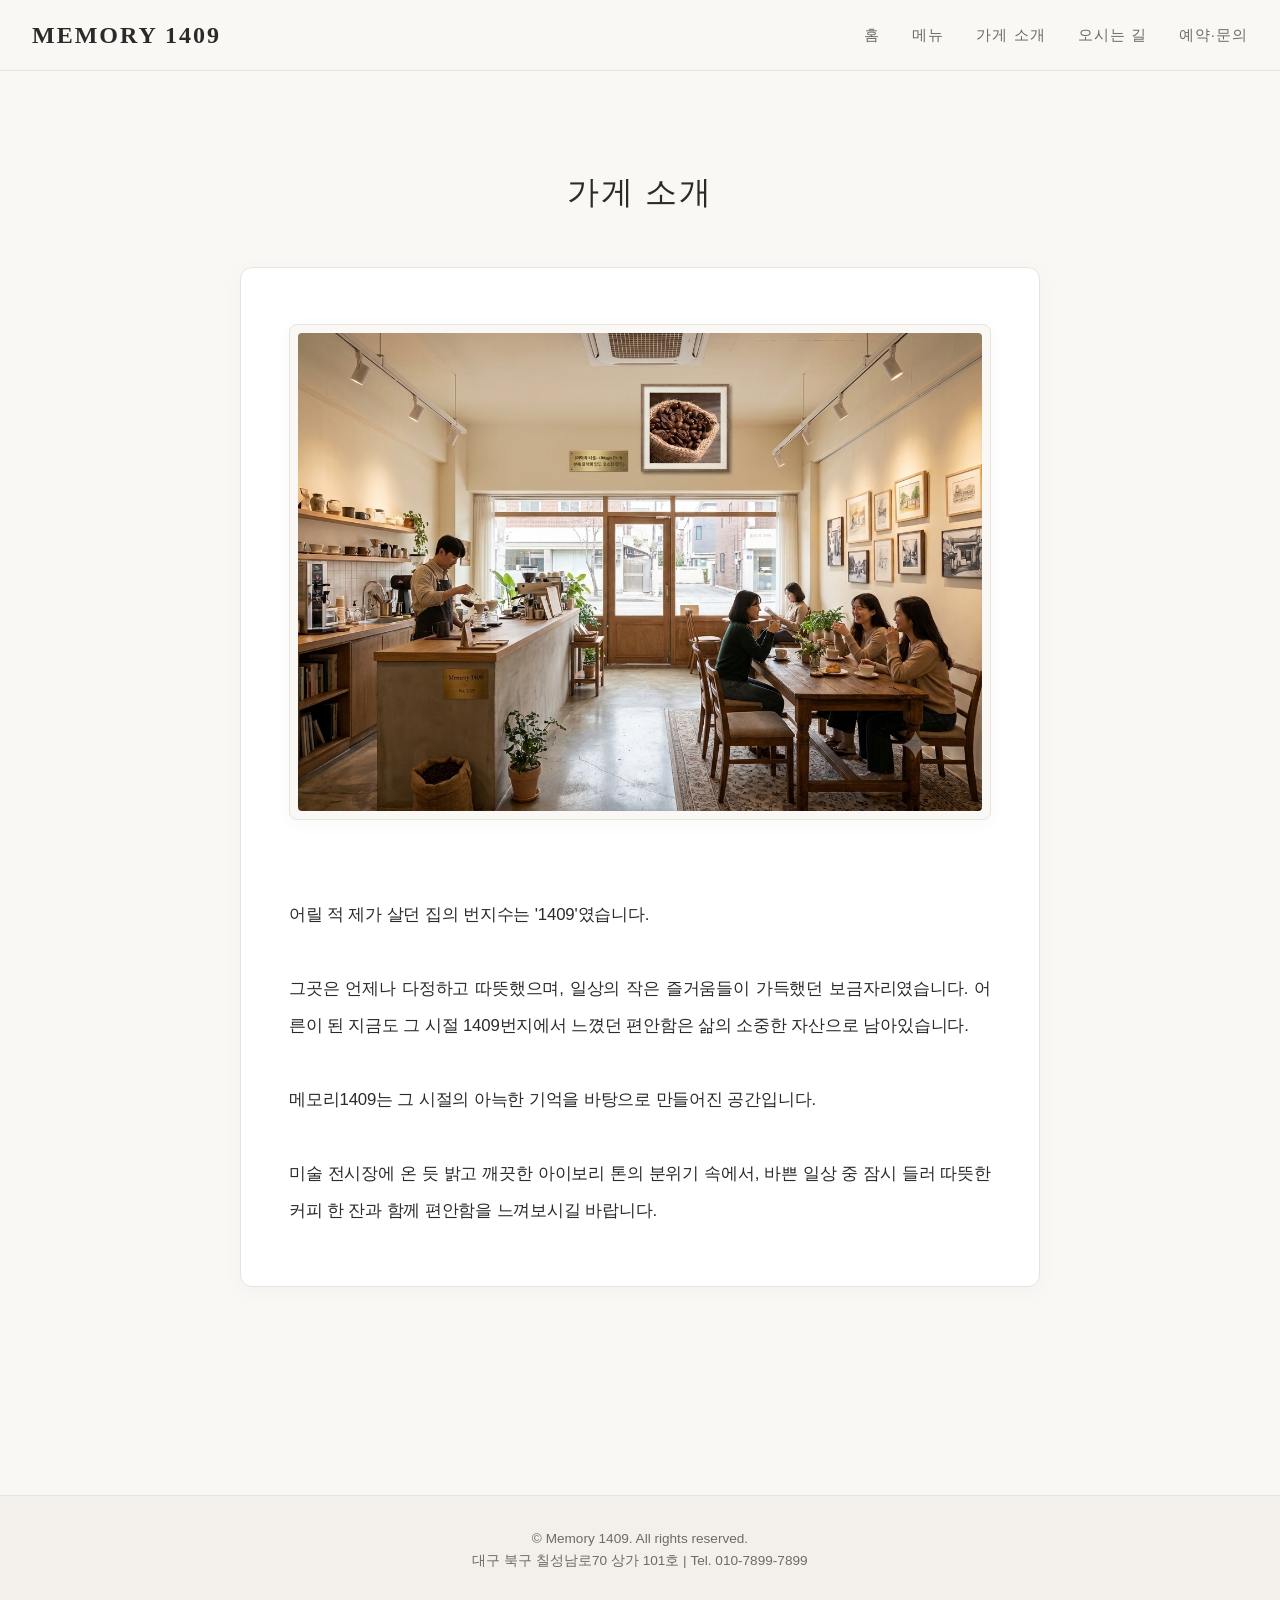
<file: about.html>
<!DOCTYPE html>
<html lang="ko">
<head>
  <meta charset="UTF-8">
  <meta name="viewport" content="width=device-width, initial-scale=1.0">
  <title>가게 소개 | 메모리1409</title>
  
  <!-- 공통 CSS 및 가게 소개 전용 CSS 연결 -->
  <link rel="stylesheet" href="css/common.css">
  <link rel="stylesheet" href="css/about.css">
</head>
<body>

  <!-- Header Section -->
  <header>
    <div class="nav-container">
      <a href="index.html" class="logo">MEMORY 1409</a>
      
      <input type="checkbox" id="menu-toggle">
      <label for="menu-toggle" class="hamburger">&#9776;</label>

      <nav>
        <ul class="nav-links">
          <li><a href="index.html">홈</a></li>
          <li><a href="menu.html">메뉴</a></li>
          <li><a href="about.html">가게 소개</a></li>
          <li><a href="location.html">오시는 길</a></li>
          <li><a href="contact.html">예약·문의</a></li>
        </ul>
      </nav>
    </div>
  </header>

  <!-- Main Content Area -->
  <main>
    <section class="page-section">
      <h2 class="section-title">가게 소개</h2>
      <div class="story-container">
        <div class="story-img-frame">
          <img src="images/input_file_3.png" alt="햇살이 가득 들어오는 메모리1409 매장 전경 사진">
        </div>

        <div class="story-text">
          어릴 적 제가 살던 집의 번지수는 '1409'였습니다.

          그곳은 언제나 다정하고 따뜻했으며, 일상의 작은 즐거움들이 가득했던 보금자리였습니다. 어른이 된 지금도 그 시절 1409번지에서 느꼈던 편안함은 삶의 소중한 자산으로 남아있습니다.

          메모리1409는 그 시절의 아늑한 기억을 바탕으로 만들어진 공간입니다. 

          미술 전시장에 온 듯 밝고 깨끗한 아이보리 톤의 분위기 속에서, 바쁜 일상 중 잠시 들러 따뜻한 커피 한 잔과 함께 편안함을 느껴보시길 바랍니다.
        </div>
      </div>
    </section>
  </main>

  <!-- Footer Section -->
  <footer>
    <p>&copy; Memory 1409. All rights reserved.</p>
    <p>대구 북구 칠성남로70 상가 101호 | Tel. 010-7899-7899</p>
  </footer>

</body>
</html>
</file>
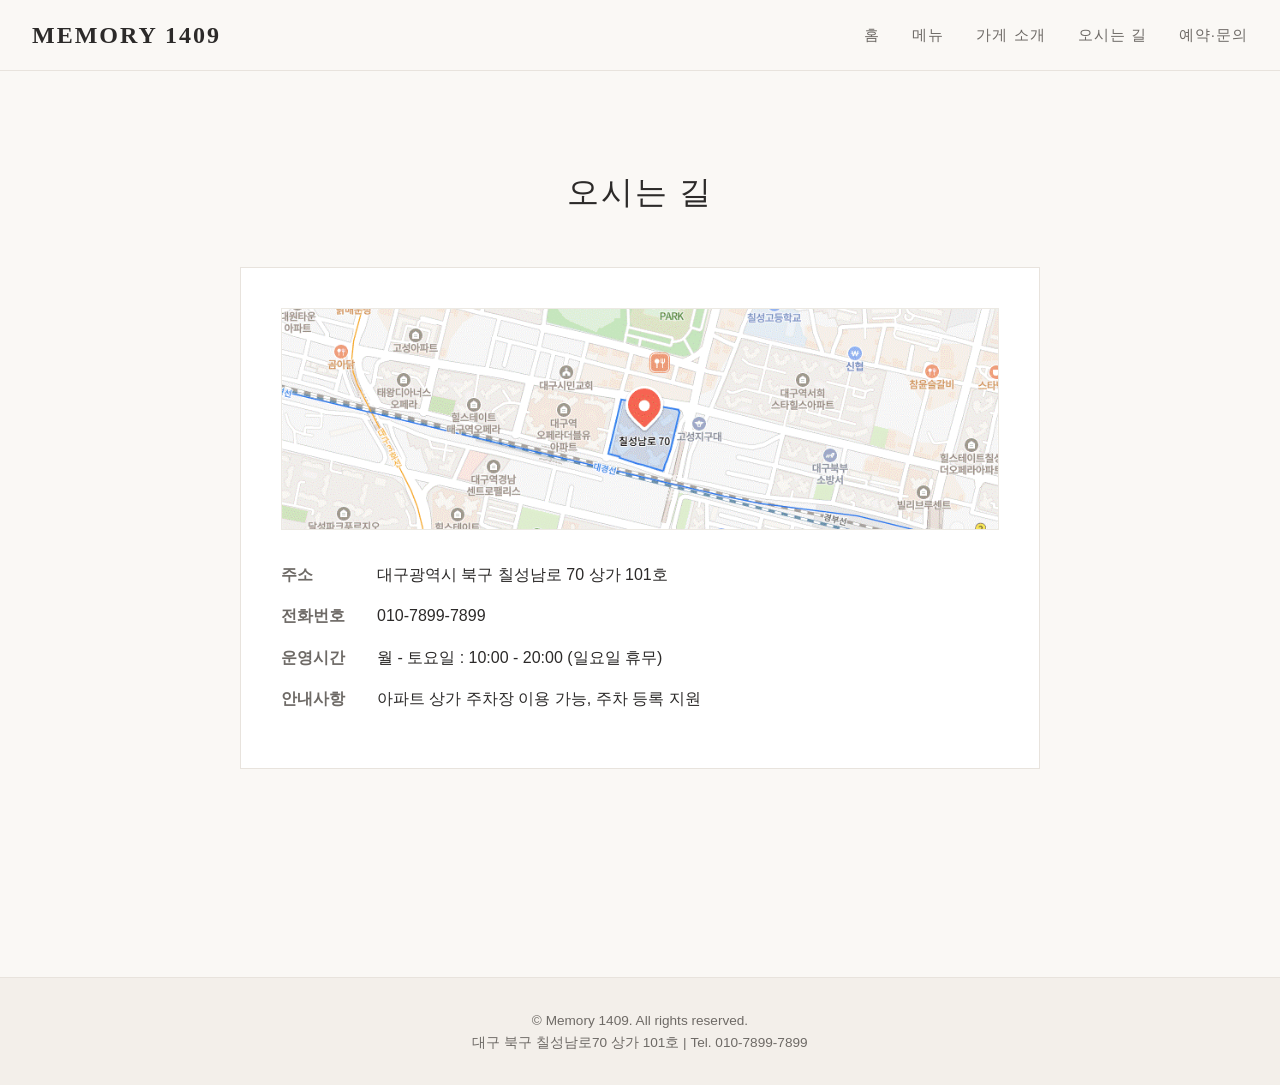
<file: location.html>
<!DOCTYPE html>
<html lang="ko">
<head>
  <meta charset="UTF-8">
  <meta name="viewport" content="width=device-width, initial-scale=1.0">
  <title>오시는 길 | 메모리1409</title>
  
  <!-- 공통 CSS 및 오시는 길 전용 CSS 연결 -->
  <link rel="stylesheet" href="css/common.css">
  <link rel="stylesheet" href="css/location.css">
</head>
<body>

  <!-- Header Section -->
  <header>
    <div class="nav-container">
      <a href="index.html" class="logo">MEMORY 1409</a>
      
      <input type="checkbox" id="menu-toggle">
      <label for="menu-toggle" class="hamburger">&#9776;</label>

      <nav>
        <ul class="nav-links">
          <li><a href="index.html">홈</a></li>
          <li><a href="menu.html">메뉴</a></li>
          <li><a href="about.html">가게 소개</a></li>
          <li><a href="location.html">오시는 길</a></li>
          <li><a href="contact.html">예약·문의</a></li>
        </ul>
      </nav>
    </div>
  </header>

  <!-- Main Content Area -->
  <main>
    <section class="page-section">
      <h2 class="section-title">오시는 길</h2>
      <div class="info-card">
        <div class="map-box">
          <img src="images/g188.png" alt="대구광역시 북구 칠성남로 70 주변 위치가 표시된 구글 지도 약도">
        </div>
        <ul class="info-list">
          <li>
            <span class="info-label">주소</span>
            <span>대구광역시 북구 칠성남로 70 상가 101호</span>
          </li>
          <li>
            <span class="info-label">전화번호</span>
            <span>010-7899-7899</span>
          </li>
          <li>
            <span class="info-label">운영시간</span>
            <span>월 - 토요일 : 10:00 - 20:00 (일요일 휴무)</span>
          </li>
          <li>
            <span class="info-label">안내사항</span>
            <span>아파트 상가 주차장 이용 가능, 주차 등록 지원</span>
          </li>
        </ul>
      </div>
    </section>
  </main>

  <!-- Footer Section -->
  <footer>
    <p>&copy; Memory 1409. All rights reserved.</p>
    <p>대구 북구 칠성남로70 상가 101호 | Tel. 010-7899-7899</p>
  </footer>

</body>
</html>
</file>
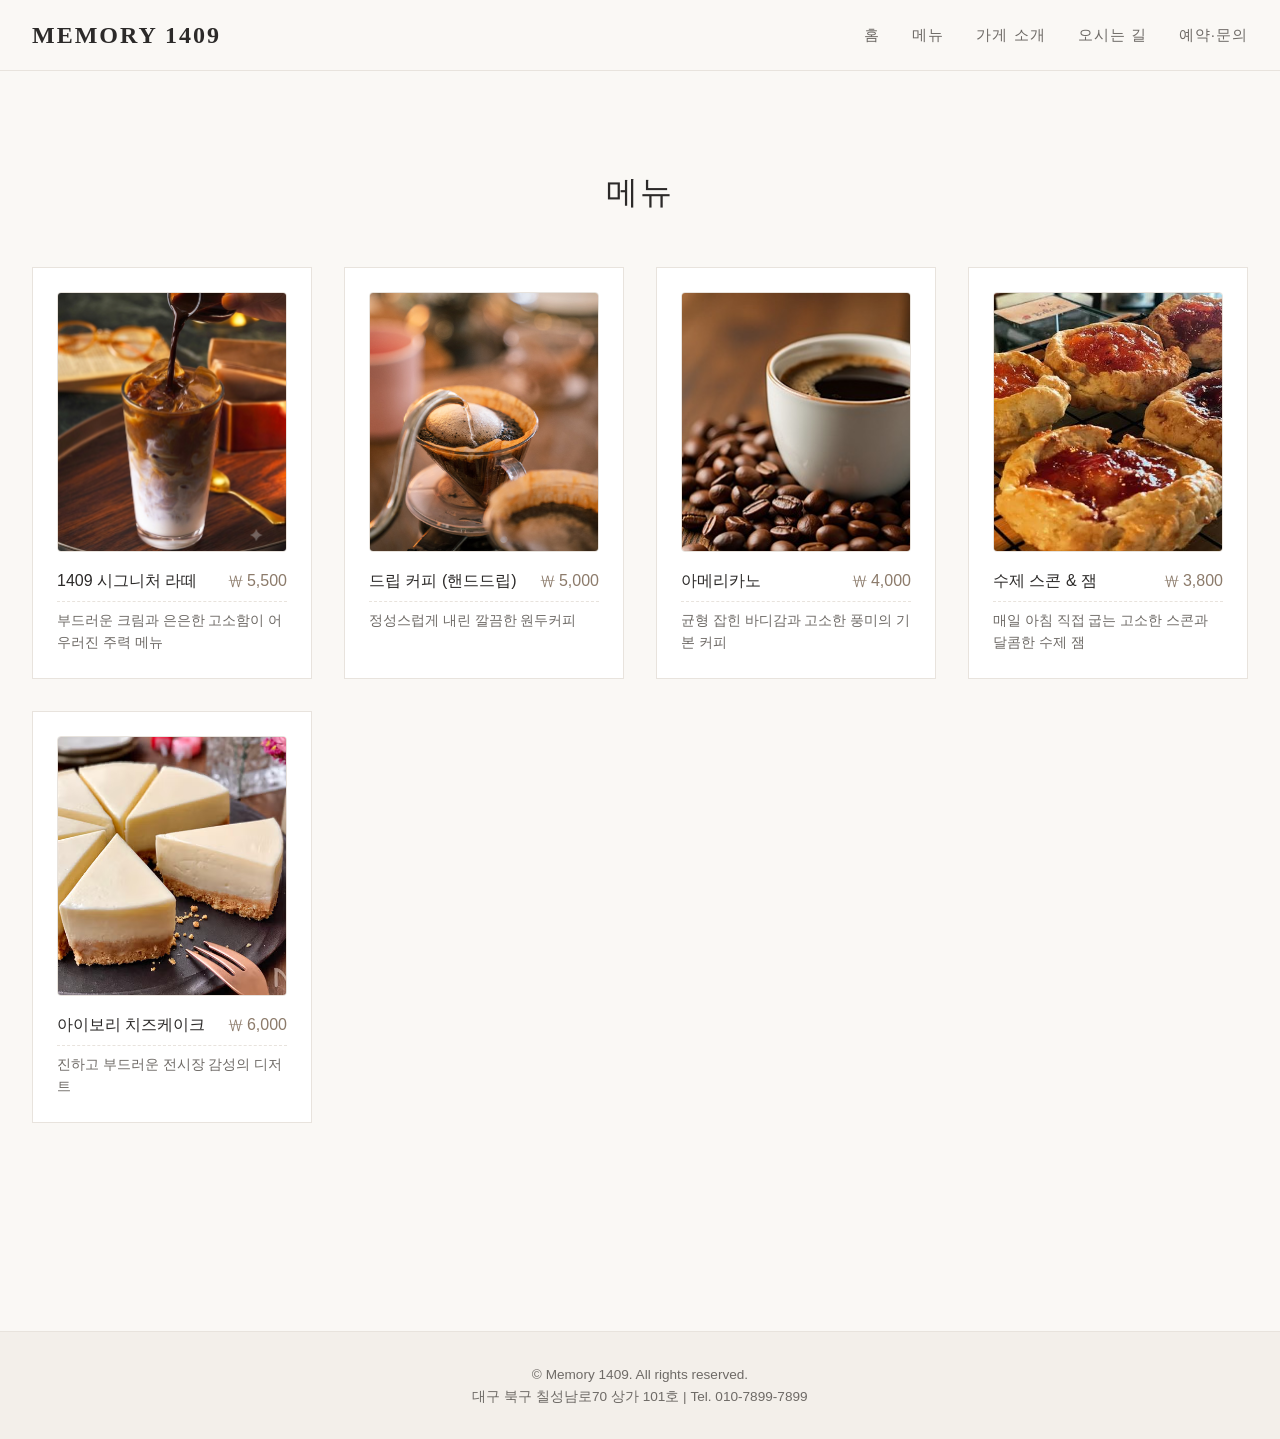
<file: menu.html>
<!DOCTYPE html>
<html lang="ko">
<head>
  <meta charset="UTF-8">
  <meta name="viewport" content="width=device-width, initial-scale=1.0">
  <title>메뉴 | 메모리1409</title>
  
  <!-- 공통 CSS 및 메뉴 전용 CSS 연결 -->
  <link rel="stylesheet" href="css/common.css">
  <link rel="stylesheet" href="css/menu.css">
</head>
<body>

  <!-- Header Section -->
  <header>
    <div class="nav-container">
      <a href="index.html" class="logo">MEMORY 1409</a>
      
      <input type="checkbox" id="menu-toggle">
      <label for="menu-toggle" class="hamburger">&#9776;</label>

      <nav>
        <ul class="nav-links">
          <li><a href="index.html">홈</a></li>
          <li><a href="menu.html">메뉴</a></li>
          <li><a href="about.html">가게 소개</a></li>
          <li><a href="location.html">오시는 길</a></li>
          <li><a href="contact.html">예약·문의</a></li>
        </ul>
      </nav>
    </div>
  </header>

  <!-- Main Content Area -->
  <main>
    <section class="page-section">
      <h2 class="section-title">메뉴</h2>
      <div class="menu-grid">
        <div class="menu-item">
          <img src="images/g111.png" alt="부드러운 크림과 은은한 고소함이 일품인 1409 시그니처 아이스 라떼" class="menu-item-img">
          <div class="menu-item-header">
            <span class="menu-item-name">1409 시그니처 라떼</span>
            <span class="menu-item-price">₩ 5,500</span>
          </div>
          <p class="menu-item-desc">부드러운 크림과 은은한 고소함이 어우러진 주력 메뉴</p>
        </div>

        <div class="menu-item">
          <img src="images/h2.jpg" alt="신선한 원두를 바리스타가 정성스럽게 내리는 핸드드립 커피" class="menu-item-img">
          <div class="menu-item-header">
            <span class="menu-item-name">드립 커피 (핸드드립)</span>
            <span class="menu-item-price">₩ 5,000</span>
          </div>
          <p class="menu-item-desc">정성스럽게 내린 깔끔한 원두커피</p>
        </div>

        <div class="menu-item">
          <img src="images/g333.jpg" alt="균형 잡힌 바디감과 고소한 풍미를 자랑하는 따뜻한 아메리카노" class="menu-item-img">
          <div class="menu-item-header">
            <span class="menu-item-name">아메리카노</span>
            <span class="menu-item-price">₩ 4,000</span>
          </div>
          <p class="menu-item-desc">균형 잡힌 바디감과 고소한 풍미의 기본 커피</p>
        </div>

        <div class="menu-item">
          <img src="images/g555.jfif" alt="매일 아침 직접 구워내어 달콤한 수제 잼을 곁들인 수제 스콘" class="menu-item-img">
          <div class="menu-item-header">
            <span class="menu-item-name">수제 스콘 & 잼</span>
            <span class="menu-item-price">₩ 3,800</span>
          </div>
          <p class="menu-item-desc">매일 아침 직접 굽는 고소한 스콘과 달콤한 수제 잼</p>
        </div>

        <div class="menu-item">
          <img src="images/g666.avif" alt="전시장 감성을 담아 진하고 부드러운 맛을 내는 아이보리 치즈케이크" class="menu-item-img">
          <div class="menu-item-header">
            <span class="menu-item-name">아이보리 치즈케이크</span>
            <span class="menu-item-price">₩ 6,000</span>
          </div>
          <p class="menu-item-desc">진하고 부드러운 전시장 감성의 디저트</p>
        </div>
      </div>
    </section>
  </main>

  <!-- Footer Section -->
  <footer>
    <p>&copy; Memory 1409. All rights reserved.</p>
    <p>대구 북구 칠성남로70 상가 101호 | Tel. 010-7899-7899</p>
  </footer>

</body>
</html>
</file>
<file: css/common.css>
/* CSS Reset & Variables */
* {
  box-sizing: border-box;
  margin: 0;
  padding: 0;
}

html {
  scroll-behavior: smooth;
}

:root {
  --bg-color: #FAF8F5;
  --card-bg: #FFFFFF;
  --text-main: #2C2A29;
  --text-sub: #6E6A66;
  --accent-color: #8C7B6B;
  --border-color: #E8E3DD;
  --shadow-light: 0 4px 20px rgba(0, 0, 0, 0.03);
  --font-serif: 'Nanum Myeongjo', 'Garamond', serif;
  --font-sans: 'Pretendard', 'Noto Sans KR', sans-serif;
}

body {
  background-color: var(--bg-color);
  color: var(--text-main);
  font-family: var(--font-sans);
  line-height: 1.6;
  display: flex;
  flex-direction: column;
  min-height: 100vh;
  overflow-x: hidden;
}

/* Header & Navigation */
header {
  background-color: rgba(250, 248, 245, 0.98);
  border-bottom: 1px solid var(--border-color);
  position: sticky;
  top: 0;
  z-index: 100;
  backdrop-filter: blur(8px);
}

.nav-container {
  width: 100%;
  max-width: none;
  margin: 0;
  padding: 1rem clamp(1rem, 2.5vw, 3.5rem);
  display: flex;
  justify-content: space-between;
  align-items: center;
  position: relative;
}

.logo {
  font-family: var(--font-serif);
  font-size: 1.5rem;
  font-weight: 600;
  letter-spacing: 2px;
  color: var(--text-main);
  text-decoration: none;
}

#menu-toggle {
  display: none;
}

.hamburger {
  display: none;
  font-size: 1.5rem;
  cursor: pointer;
  color: var(--text-main);
  user-select: none;
}

.nav-links {
  display: flex;
  gap: 2rem;
  list-style: none;
}

.nav-links a {
  font-size: 0.95rem;
  color: var(--text-sub);
  text-decoration: none;
  transition: all 0.3s ease;
  letter-spacing: 1px;
  padding-bottom: 4px;
  border-bottom: 2px solid transparent;
}

.nav-links a:hover {
  color: var(--text-main);
  border-bottom: 2px solid var(--accent-color);
}

/* Main Container */
main {
  flex: 1;
  max-width: none;
  width: 100%;
  margin: 0;
  padding: 0 clamp(1rem, 2.5vw, 3.5rem) 6rem clamp(1rem, 2.5vw, 3.5rem);
}

.page-section {
  padding-top: 6rem;
  padding-bottom: 4rem;
  margin-bottom: 3rem;
  position: relative;
}

.section-title {
  font-family: var(--font-serif);
  font-size: 2rem;
  font-weight: 400;
  text-align: center;
  margin-bottom: 3rem;
  letter-spacing: 2px;
}

/* Footer */
footer {
  background-color: #F3EFEA;
  border-top: 1px solid var(--border-color);
  text-align: center;
  padding: 2rem clamp(1rem, 2.5vw, 3.5rem);
  font-size: 0.85rem;
  color: var(--text-sub);
  margin-top: auto;
  width: 100%;
}

/* Mobile Responsive */
@media (max-width: 768px) {
  .hamburger {
    display: block;
  }

  .nav-links {
    position: absolute;
    top: 100%;
    left: 0;
    width: 100%;
    background-color: var(--card-bg);
    flex-direction: column;
    align-items: center;
    gap: 1.2rem;
    padding: 1.5rem 0;
    border-bottom: 1px solid var(--border-color);
    box-shadow: 0 10px 20px rgba(0,0,0,0.05);
    display: none;
  }

  #menu-toggle:checked ~ .nav-links {
    display: flex;
  }

  .nav-container {
    flex-wrap: wrap;
  }

  .page-section {
    padding-top: 4rem;
    padding-bottom: 2rem;
  }
}
</file>
<file: css/about.css>
/* 가게 소개 페이지 전용 스타일 */
.story-container {
  max-width: 800px;
  margin: 0 auto;
  background: var(--card-bg);
  padding: 3.5rem 3rem;
  border: 1px solid var(--border-color);
  box-shadow: var(--shadow-light);
  border-radius: 12px;
}

.story-img-frame {
  width: 100%;
  margin-bottom: 2.5rem;
  border: 1px solid var(--border-color);
  padding: 8px;
  background: #faf8f5;
  box-shadow: var(--shadow-light);
  border-radius: 8px;
}

.story-img-frame img {
  width: 100%;
  height: auto;
  max-height: 480px;
  object-fit: cover;
  display: block;
  border-radius: 4px;
}

/* 텍스트 가독성을 높인 폰트 및 줄간격 설정 */
.story-text {
  font-family: var(--font-sans);
  font-size: 1.05rem;
  line-height: 2.2;
  color: var(--text-main);
  white-space: pre-line;
  text-align: justify;
  letter-spacing: -0.01em;
}

@media (max-width: 768px) {
  .story-container {
    padding: 1.5rem;
  }
}
</file>
<file: css/location.css>
.info-card {
  background: var(--card-bg);
  border: 1px solid var(--border-color);
  padding: 2.5rem;
  max-width: 800px;
  margin: 0 auto;
}

.map-box {
  width: 100%;
  background-color: #F4F1EA;
  display: flex;
  justify-content: center;
  align-items: center;
  margin-bottom: 2rem;
  overflow: hidden;
  border: 1px solid rgba(0,0,0,0.03);
}

.map-box img {
  width: 100%;
  height: 220px;
  object-fit: cover;
}

.info-list {
  list-style: none;
  margin-top: 1.5rem;
}

.info-list li {
  margin-bottom: 1rem;
  display: flex;
  gap: 1rem;
}

.info-label {
  font-weight: 600;
  min-width: 80px;
  color: var(--text-sub);
}

@media (max-width: 768px) {
  .info-card {
    padding: 1.5rem;
  }
}
</file>
<file: css/menu.css>
.menu-grid {
  display: grid;
  grid-template-columns: repeat(auto-fill, minmax(280px, 1fr));
  gap: 2rem;
  width: 100%;
}

.menu-item {
  background: var(--card-bg);
  border: 1px solid var(--border-color);
  padding: 1.5rem;
  display: flex;
  flex-direction: column;
}

.menu-item-img {
  width: 100%;
  height: 260px;
  object-fit: cover;
  border-radius: 4px;
  margin-bottom: 1rem;
  border: 1px solid var(--border-color);
}

.menu-item-header {
  display: flex;
  justify-content: space-between;
  border-bottom: 1px dashed var(--border-color);
  padding-bottom: 0.5rem;
  margin-bottom: 0.5rem;
}

.menu-item-name {
  font-weight: 500;
}

.menu-item-price {
  color: var(--accent-color);
  font-weight: 500;
}

.menu-item-desc {
  font-size: 0.85rem;
  color: var(--text-sub);
}
</file>
